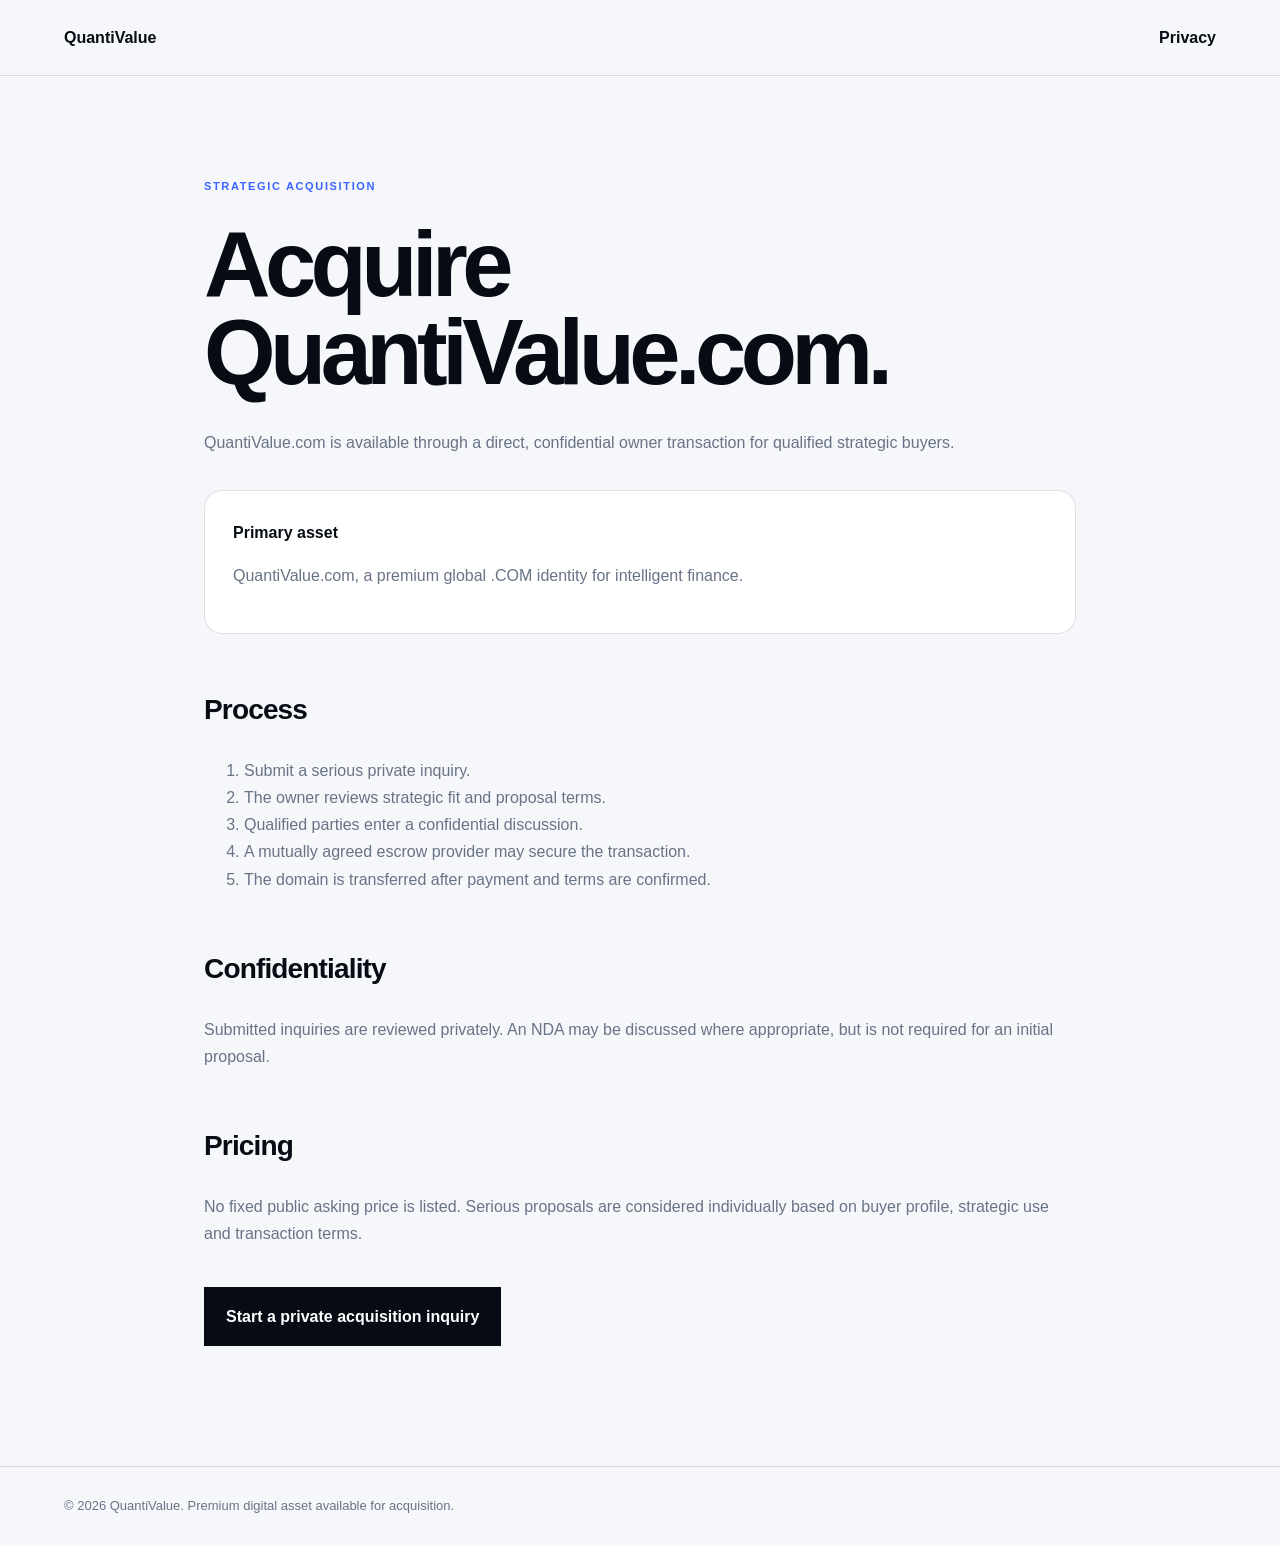
<file: public/acquisition.html>
<!doctype html>
<html lang="en">
<head>
  <meta charset="UTF-8" />
  <meta name="viewport" content="width=device-width, initial-scale=1.0" />
  <title>Acquisition — QuantiValue.com</title>
  <meta name="description" content="Strategic acquisition information for QuantiValue.com." />
  <link rel="canonical" href="https://quantivalue.com/acquisition.html" />
  <link rel="icon" href="/favicon.svg" />
  <style>
  :root{--ink:#070b14;--blue:#3b63ff;--paper:#f6f7fa;--muted:#687386}
  *{box-sizing:border-box}
  body{margin:0;font-family:Arial,sans-serif;color:var(--ink);background:var(--paper);line-height:1.7}
  header{padding:24px 5vw;border-bottom:1px solid rgba(7,11,20,.12);display:flex;justify-content:space-between;align-items:center}
  header a{text-decoration:none;color:inherit;font-weight:700}
  main{max-width:920px;margin:0 auto;padding:90px 24px 120px}
  .eyebrow{color:var(--blue);text-transform:uppercase;letter-spacing:.15em;font-size:11px;font-weight:700}
  h1{font-size:clamp(48px,8vw,92px);line-height:.96;letter-spacing:-.06em;margin:24px 0 32px}
  h2{font-size:28px;letter-spacing:-.03em;margin-top:52px}
  p,li{color:var(--muted)}
  .panel{padding:28px;border:1px solid rgba(7,11,20,.12);background:#fff;border-radius:18px;margin:34px 0}
  .cta{display:inline-block;margin-top:24px;padding:16px 22px;color:#fff;background:var(--ink);text-decoration:none;font-weight:700}
  footer{padding:28px 5vw;border-top:1px solid rgba(7,11,20,.12);color:var(--muted);font-size:13px}
</style>
</head>
<body>
  <header><a href="/">QuantiValue</a><a href="/privacy.html">Privacy</a></header>
  <main>
    <p class="eyebrow">Strategic acquisition</p>
    <h1>Acquire QuantiValue.com.</h1>
    <p>
      QuantiValue.com is available through a direct, confidential owner
      transaction for qualified strategic buyers.
    </p>

    <div class="panel">
      <strong>Primary asset</strong>
      <p>QuantiValue.com, a premium global .COM identity for intelligent finance.</p>
    </div>

    <h2>Process</h2>
    <ol>
      <li>Submit a serious private inquiry.</li>
      <li>The owner reviews strategic fit and proposal terms.</li>
      <li>Qualified parties enter a confidential discussion.</li>
      <li>A mutually agreed escrow provider may secure the transaction.</li>
      <li>The domain is transferred after payment and terms are confirmed.</li>
    </ol>

    <h2>Confidentiality</h2>
    <p>
      Submitted inquiries are reviewed privately. An NDA may be discussed where
      appropriate, but is not required for an initial proposal.
    </p>

    <h2>Pricing</h2>
    <p>
      No fixed public asking price is listed. Serious proposals are considered
      individually based on buyer profile, strategic use and transaction terms.
    </p>

    <a class="cta" href="/#acquire">Start a private acquisition inquiry</a>
  </main>
  <footer>© 2026 QuantiValue. Premium digital asset available for acquisition.</footer>
</body>
</html>
</file>
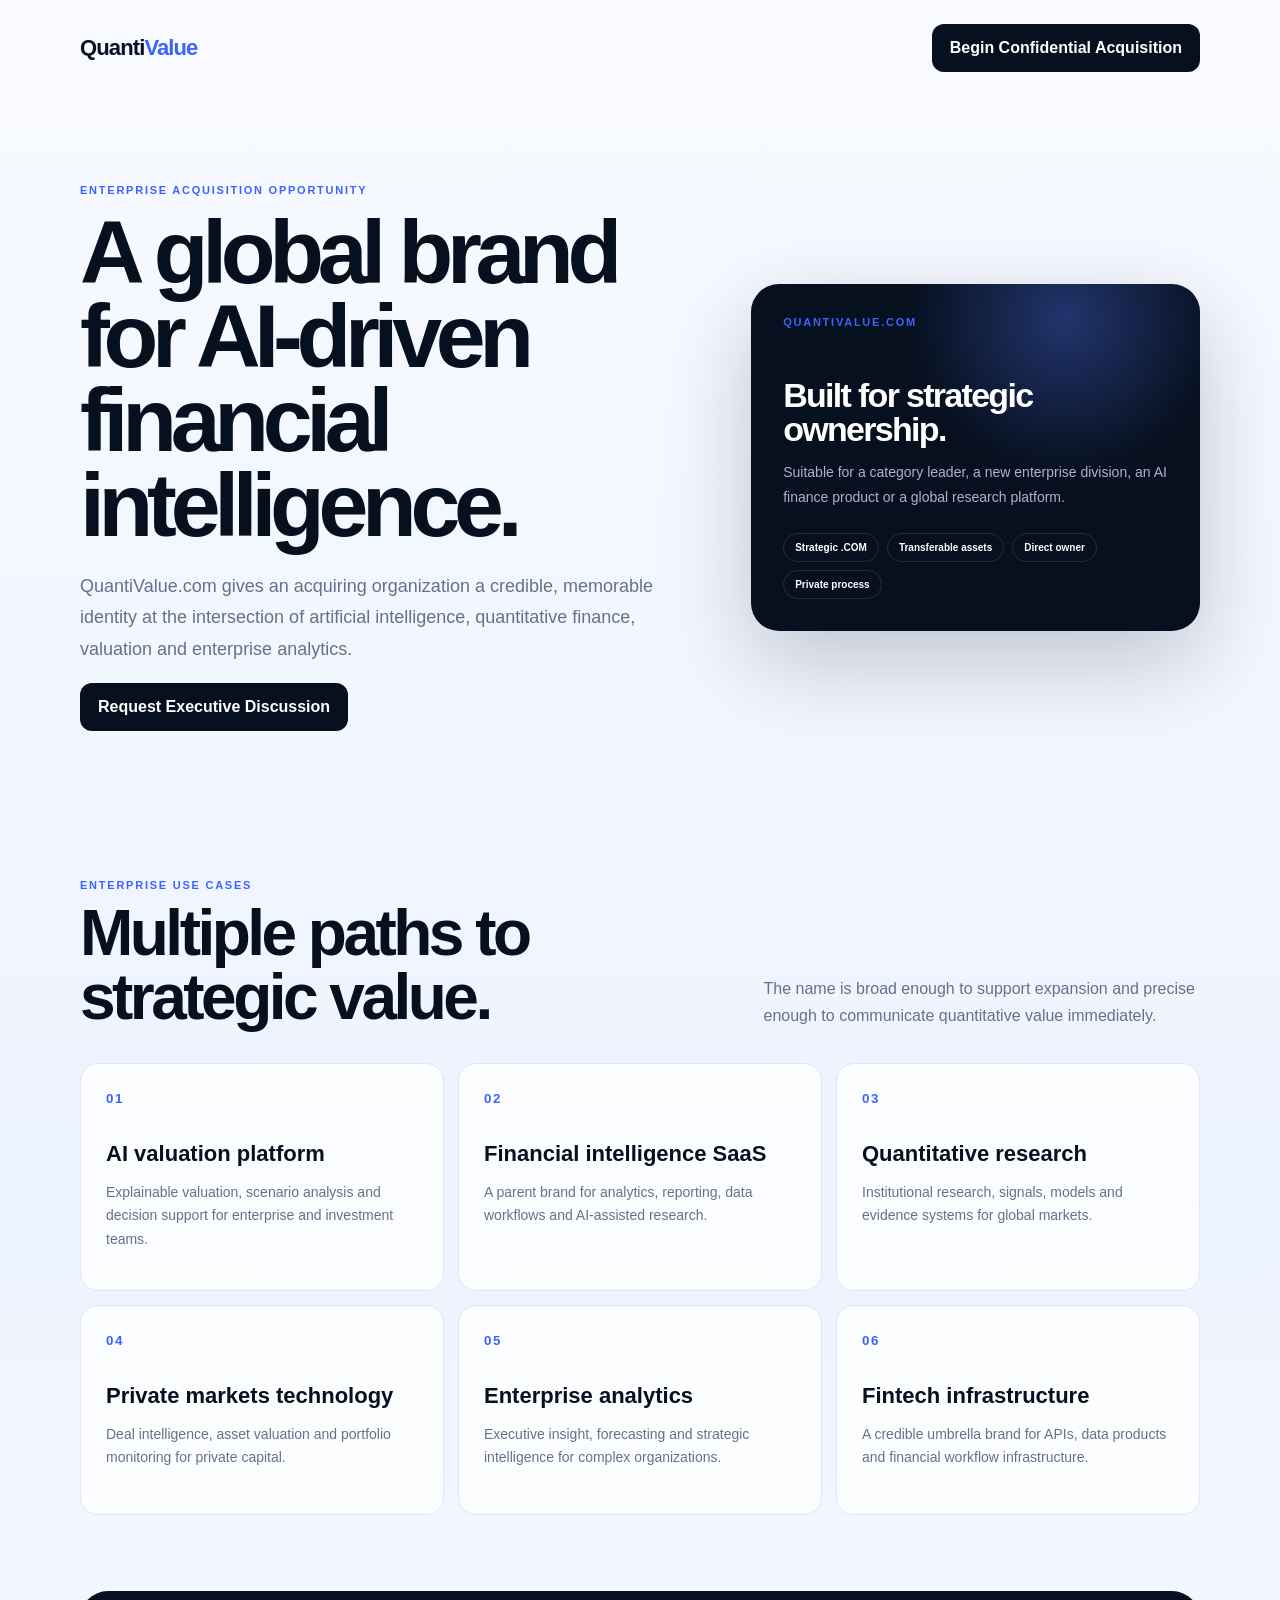
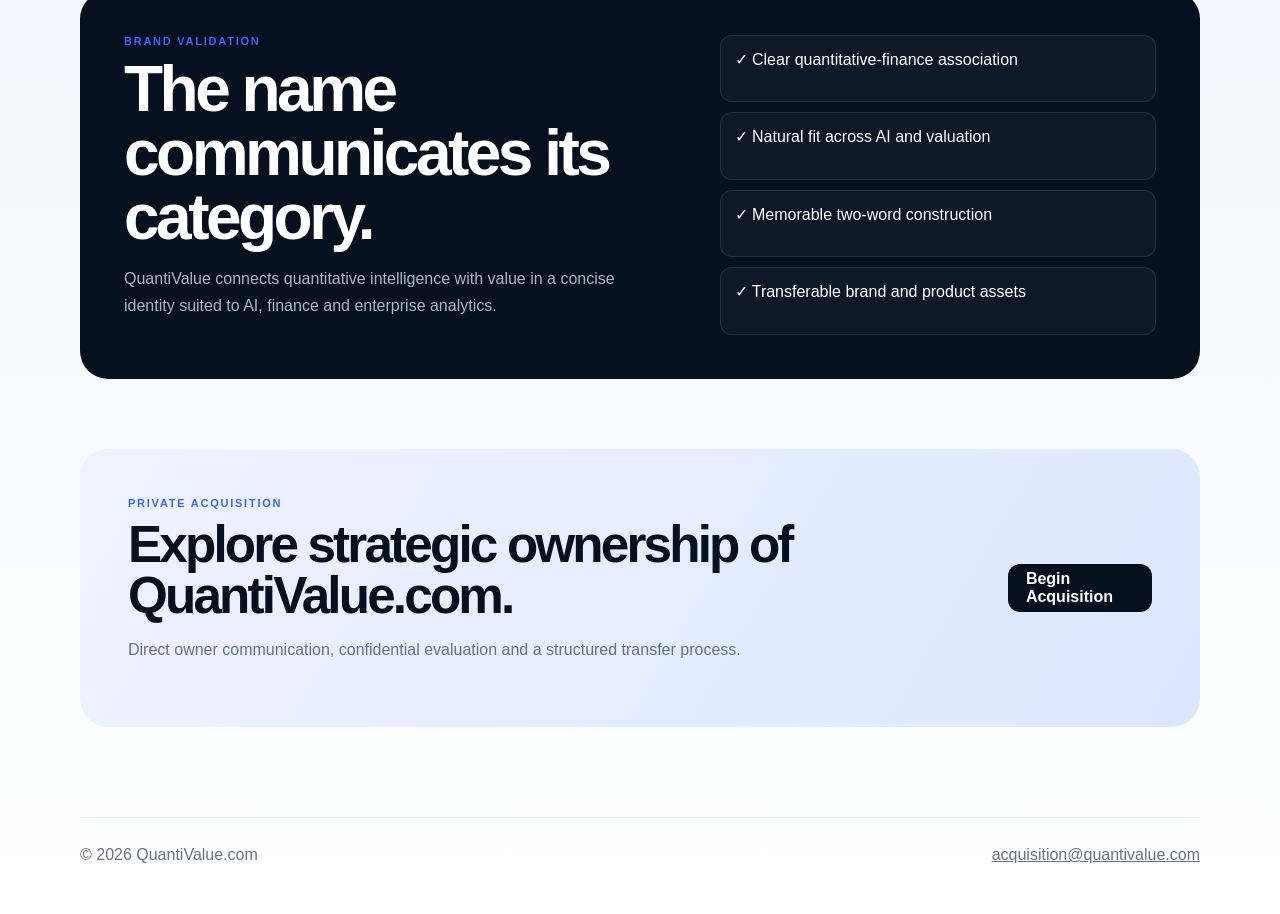
<file: public/enterprise.html>
<!doctype html>
<html lang="en">
<head>
  <meta charset="UTF-8" />
  <meta name="viewport" content="width=device-width, initial-scale=1.0" />
  <title>QuantiValue.com | Strategic Enterprise Acquisition</title>
  <meta name="description" content="A private acquisition opportunity for enterprises, scale-ups and founders building at the intersection of AI, finance, valuation and analytics." />
  <link rel="canonical" href="https://quantivalue.com/enterprise.html" />
  <link rel="icon" type="image/png" sizes="32x32" href="/favicon-32x32-v7.png" />
  <style>
    :root{--ink:#07101f;--blue:#3b63ff;--muted:#667189;--line:#dfe5f2;--soft:#f5f8ff}
    *{box-sizing:border-box}
    body{margin:0;font-family:Inter,Arial,sans-serif;color:var(--ink);background:linear-gradient(180deg,#f8faff,#edf3ff 48%,#fff)}
    a{color:inherit}
    .wrap{width:min(1120px,calc(100% - 36px));margin:auto}
    header{display:flex;justify-content:space-between;align-items:center;padding:24px 0}
    .brand{font-weight:900;letter-spacing:-.04em;text-decoration:none;font-size:22px}
    .brand span{color:var(--blue)}
    header>a:last-child,.primary{display:inline-flex;align-items:center;justify-content:center;min-height:48px;padding:0 18px;border-radius:12px;background:var(--ink);color:#fff;text-decoration:none;font-weight:800}
    .hero{padding:88px 0 72px;display:grid;grid-template-columns:1.15fr .85fr;gap:64px;align-items:center}
    .eyebrow{font-size:11px;font-weight:900;letter-spacing:.16em;color:var(--blue);text-transform:uppercase}
    h1{font-size:clamp(52px,7vw,92px);line-height:.94;letter-spacing:-.07em;margin:14px 0 24px}
    .hero p{font-size:18px;line-height:1.75;color:var(--muted);max-width:720px}
    .panel{padding:32px;border-radius:28px;color:#fff;background:radial-gradient(circle at 70% 10%,rgba(83,120,255,.35),transparent 35%),var(--ink);box-shadow:0 30px 90px rgba(7,16,31,.22)}
    .panel h2{font-size:34px;letter-spacing:-.05em;margin:50px 0 12px}
    .panel p{font-size:14px;color:#aab5c9}
    .chips{display:flex;flex-wrap:wrap;gap:8px;margin-top:24px}
    .chips span{padding:8px 11px;border:1px solid rgba(255,255,255,.12);border-radius:999px;font-size:10px;font-weight:800}
    section{padding:76px 0}
    .heading{display:grid;grid-template-columns:1fr .7fr;gap:60px;align-items:end;margin-bottom:34px}
    h2{font-size:clamp(38px,5vw,68px);line-height:1;letter-spacing:-.055em;margin:10px 0 0}
    .heading>p{color:var(--muted);line-height:1.7;margin:0}
    .grid{display:grid;grid-template-columns:repeat(3,1fr);gap:14px}
    .card{min-height:210px;padding:25px;border:1px solid var(--line);border-radius:18px;background:rgba(255,255,255,.8)}
    .card small{color:var(--blue);font-weight:900;letter-spacing:.12em}
    .card h3{font-size:22px;margin:34px 0 12px}
    .card p{color:var(--muted);font-size:14px;line-height:1.65}
    .validation{padding:44px;border-radius:28px;background:var(--ink);color:#fff;display:grid;grid-template-columns:1fr .8fr;gap:50px}
    .validation p{color:#aab5c9;line-height:1.7}
    .validation ul{list-style:none;margin:0;padding:0;display:grid;gap:10px}
    .validation li{padding:14px;border:1px solid rgba(255,255,255,.1);border-radius:12px;background:rgba(255,255,255,.035)}
    .cta{margin:70px 0 90px;padding:48px;border-radius:28px;background:linear-gradient(120deg,#eef3ff,#dce7ff);display:flex;justify-content:space-between;align-items:center;gap:34px}
    .cta h2{font-size:clamp(34px,4vw,56px)}
    .cta p{color:var(--muted);line-height:1.6}
    footer{padding:28px 0 50px;border-top:1px solid var(--line);color:var(--muted);display:flex;justify-content:space-between;gap:20px}
    @media(max-width:800px){.hero,.heading,.validation{grid-template-columns:1fr}.grid{grid-template-columns:1fr}.cta{align-items:flex-start;flex-direction:column}header>a:last-child{display:none}footer{flex-direction:column}}
  </style>
</head>
<body>
  <div class="wrap">
    <header>
      <a class="brand" href="/">Quanti<span>Value</span></a>
      <a href="/#acquire">Begin Confidential Acquisition</a>
    </header>

    <main>
      <section class="hero">
        <div>
          <div class="eyebrow">Enterprise acquisition opportunity</div>
          <h1>A global brand for AI-driven financial intelligence.</h1>
          <p>
            QuantiValue.com gives an acquiring organization a credible, memorable identity at the
            intersection of artificial intelligence, quantitative finance, valuation and enterprise analytics.
          </p>
          <a class="primary" href="/#acquire">Request Executive Discussion</a>
        </div>
        <aside class="panel">
          <div class="eyebrow">QUANTIVALUE.COM</div>
          <h2>Built for strategic ownership.</h2>
          <p>Suitable for a category leader, a new enterprise division, an AI finance product or a global research platform.</p>
          <div class="chips"><span>Strategic .COM</span><span>Transferable assets</span><span>Direct owner</span><span>Private process</span></div>
        </aside>
      </section>

      <section>
        <div class="heading">
          <div><div class="eyebrow">Enterprise use cases</div><h2>Multiple paths to strategic value.</h2></div>
          <p>The name is broad enough to support expansion and precise enough to communicate quantitative value immediately.</p>
        </div>
        <div class="grid">
          <article class="card"><small>01</small><h3>AI valuation platform</h3><p>Explainable valuation, scenario analysis and decision support for enterprise and investment teams.</p></article>
          <article class="card"><small>02</small><h3>Financial intelligence SaaS</h3><p>A parent brand for analytics, reporting, data workflows and AI-assisted research.</p></article>
          <article class="card"><small>03</small><h3>Quantitative research</h3><p>Institutional research, signals, models and evidence systems for global markets.</p></article>
          <article class="card"><small>04</small><h3>Private markets technology</h3><p>Deal intelligence, asset valuation and portfolio monitoring for private capital.</p></article>
          <article class="card"><small>05</small><h3>Enterprise analytics</h3><p>Executive insight, forecasting and strategic intelligence for complex organizations.</p></article>
          <article class="card"><small>06</small><h3>Fintech infrastructure</h3><p>A credible umbrella brand for APIs, data products and financial workflow infrastructure.</p></article>
        </div>
      </section>

      <section class="validation">
        <div><div class="eyebrow">Brand validation</div><h2>The name communicates its category.</h2><p>QuantiValue connects quantitative intelligence with value in a concise identity suited to AI, finance and enterprise analytics.</p></div>
        <ul><li>✓ Clear quantitative-finance association</li><li>✓ Natural fit across AI and valuation</li><li>✓ Memorable two-word construction</li><li>✓ Transferable brand and product assets</li></ul>
      </section>

      <section class="cta">
        <div><div class="eyebrow">Private acquisition</div><h2>Explore strategic ownership of QuantiValue.com.</h2><p>Direct owner communication, confidential evaluation and a structured transfer process.</p></div>
        <a class="primary" href="/#acquire">Begin Acquisition</a>
      </section>
    </main>

    <footer><span>© 2026 QuantiValue.com</span><a href="mailto:acquisition@quantivalue.com">acquisition@quantivalue.com</a></footer>
  </div>

  <script>
    (function () {
      const current = new URLSearchParams(window.location.search);
      const allowed = ["utm_source","utm_medium","utm_campaign","utm_content","utm_term","prospect","company"];
      document.querySelectorAll('a[href^="/#acquire"]').forEach((link) => {
        const target = new URL(link.getAttribute("href"), window.location.origin);
        allowed.forEach((key) => {
          const value = current.get(key);
          if (value) target.searchParams.set(key, value);
        });
        target.hash = "acquire";
        link.href = target.pathname + target.search + target.hash;
      });
    })();
  </script>

</body>
</html>
</file>
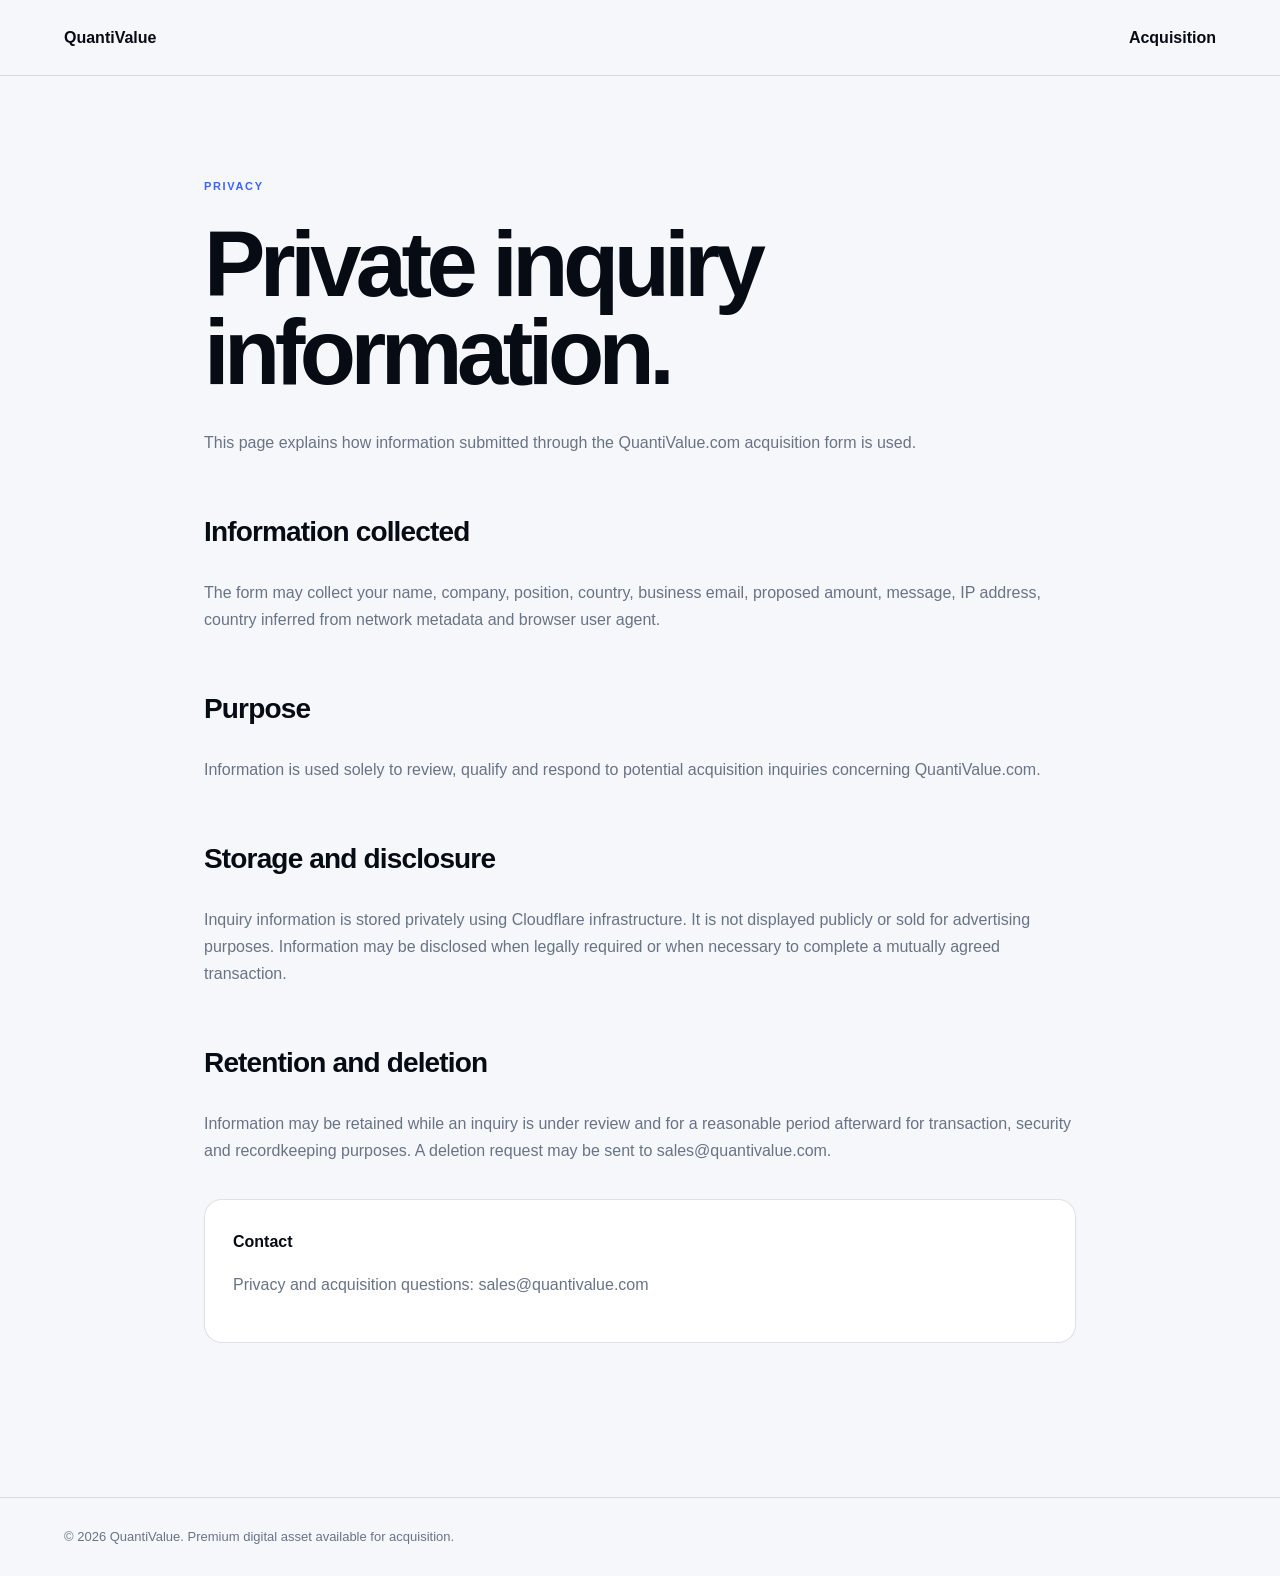
<file: public/privacy.html>
<!doctype html>
<html lang="en">
<head>
  <meta charset="UTF-8" />
  <meta name="viewport" content="width=device-width, initial-scale=1.0" />
  <title>Privacy — QuantiValue</title>
  <meta name="description" content="Privacy information for acquisition inquiries submitted through QuantiValue.com." />
  <link rel="canonical" href="https://quantivalue.com/privacy.html" />
  <link rel="icon" href="/favicon.svg" />
  <style>
  :root{--ink:#070b14;--blue:#3b63ff;--paper:#f6f7fa;--muted:#687386}
  *{box-sizing:border-box}
  body{margin:0;font-family:Arial,sans-serif;color:var(--ink);background:var(--paper);line-height:1.7}
  header{padding:24px 5vw;border-bottom:1px solid rgba(7,11,20,.12);display:flex;justify-content:space-between;align-items:center}
  header a{text-decoration:none;color:inherit;font-weight:700}
  main{max-width:920px;margin:0 auto;padding:90px 24px 120px}
  .eyebrow{color:var(--blue);text-transform:uppercase;letter-spacing:.15em;font-size:11px;font-weight:700}
  h1{font-size:clamp(48px,8vw,92px);line-height:.96;letter-spacing:-.06em;margin:24px 0 32px}
  h2{font-size:28px;letter-spacing:-.03em;margin-top:52px}
  p,li{color:var(--muted)}
  .panel{padding:28px;border:1px solid rgba(7,11,20,.12);background:#fff;border-radius:18px;margin:34px 0}
  .cta{display:inline-block;margin-top:24px;padding:16px 22px;color:#fff;background:var(--ink);text-decoration:none;font-weight:700}
  footer{padding:28px 5vw;border-top:1px solid rgba(7,11,20,.12);color:var(--muted);font-size:13px}
</style>
</head>
<body>
  <header><a href="/">QuantiValue</a><a href="/acquisition.html">Acquisition</a></header>
  <main>
    <p class="eyebrow">Privacy</p>
    <h1>Private inquiry information.</h1>
    <p>
      This page explains how information submitted through the QuantiValue.com
      acquisition form is used.
    </p>

    <h2>Information collected</h2>
    <p>
      The form may collect your name, company, position, country, business email,
      proposed amount, message, IP address, country inferred from network metadata
      and browser user agent.
    </p>

    <h2>Purpose</h2>
    <p>
      Information is used solely to review, qualify and respond to potential
      acquisition inquiries concerning QuantiValue.com.
    </p>

    <h2>Storage and disclosure</h2>
    <p>
      Inquiry information is stored privately using Cloudflare infrastructure.
      It is not displayed publicly or sold for advertising purposes. Information
      may be disclosed when legally required or when necessary to complete a
      mutually agreed transaction.
    </p>

    <h2>Retention and deletion</h2>
    <p>
      Information may be retained while an inquiry is under review and for a
      reasonable period afterward for transaction, security and recordkeeping
      purposes. A deletion request may be sent to sales@quantivalue.com.
    </p>

    <div class="panel">
      <strong>Contact</strong>
      <p>Privacy and acquisition questions: sales@quantivalue.com</p>
    </div>
  </main>
  <footer>© 2026 QuantiValue. Premium digital asset available for acquisition.</footer>
</body>
</html>
</file>
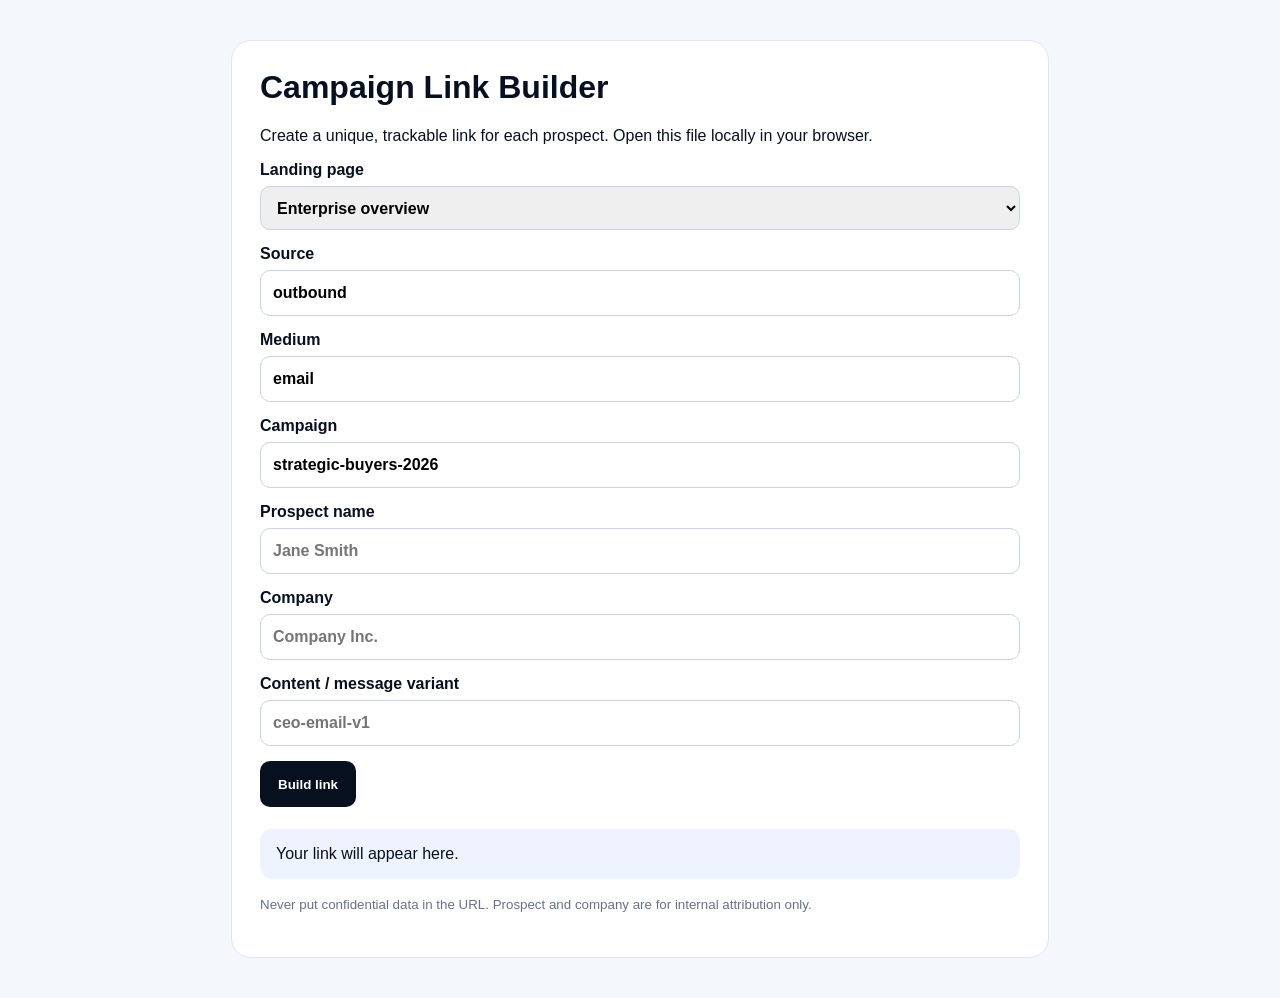
<file: sales-kit/CAMPAIGN_LINK_BUILDER.html>
<!doctype html>
<html lang="en">
<head>
<meta charset="utf-8">
<meta name="viewport" content="width=device-width,initial-scale=1">
<title>QuantiValue Campaign Link Builder</title>
<style>
body{font-family:Arial,sans-serif;background:#f4f7fc;color:#07101f;margin:0;padding:40px}
main{max-width:760px;margin:auto;background:#fff;border:1px solid #dfe5f2;border-radius:20px;padding:28px}
h1{margin-top:0}label{display:grid;gap:7px;margin:15px 0;font-weight:700}
input,select{min-height:44px;border:1px solid #cad3e3;border-radius:10px;padding:0 12px;font:inherit}
button{min-height:46px;border:0;border-radius:10px;padding:0 18px;background:#07101f;color:#fff;font-weight:800;cursor:pointer}
.output{margin-top:22px;padding:16px;border-radius:12px;background:#eef3ff;word-break:break-all}
small{color:#667189}
</style>
</head>
<body>
<main>
<h1>Campaign Link Builder</h1>
<p>Create a unique, trackable link for each prospect. Open this file locally in your browser.</p>
<label>Landing page
<select id="page"><option value="https://quantivalue.com/enterprise.html">Enterprise overview</option><option value="https://quantivalue.com/">Main site</option></select>
</label>
<label>Source<input id="source" value="outbound"></label>
<label>Medium<input id="medium" value="email"></label>
<label>Campaign<input id="campaign" value="strategic-buyers-2026"></label>
<label>Prospect name<input id="prospect" placeholder="Jane Smith"></label>
<label>Company<input id="company" placeholder="Company Inc."></label>
<label>Content / message variant<input id="content" placeholder="ceo-email-v1"></label>
<button id="build">Build link</button>
<div class="output" id="output">Your link will appear here.</div>
<p><small>Never put confidential data in the URL. Prospect and company are for internal attribution only.</small></p>
</main>
<script>
document.getElementById("build").addEventListener("click", async () => {
  const url = new URL(document.getElementById("page").value);
  const fields = {
    utm_source: "source",
    utm_medium: "medium",
    utm_campaign: "campaign",
    utm_content: "content",
    prospect: "prospect",
    company: "company"
  };
  Object.entries(fields).forEach(([key,id]) => {
    const value = document.getElementById(id).value.trim();
    if (value) url.searchParams.set(key,value);
  });
  const text = url.toString();
  document.getElementById("output").textContent = text;
  try { await navigator.clipboard.writeText(text); } catch {}
});
</script>
</body>
</html>
</file>
